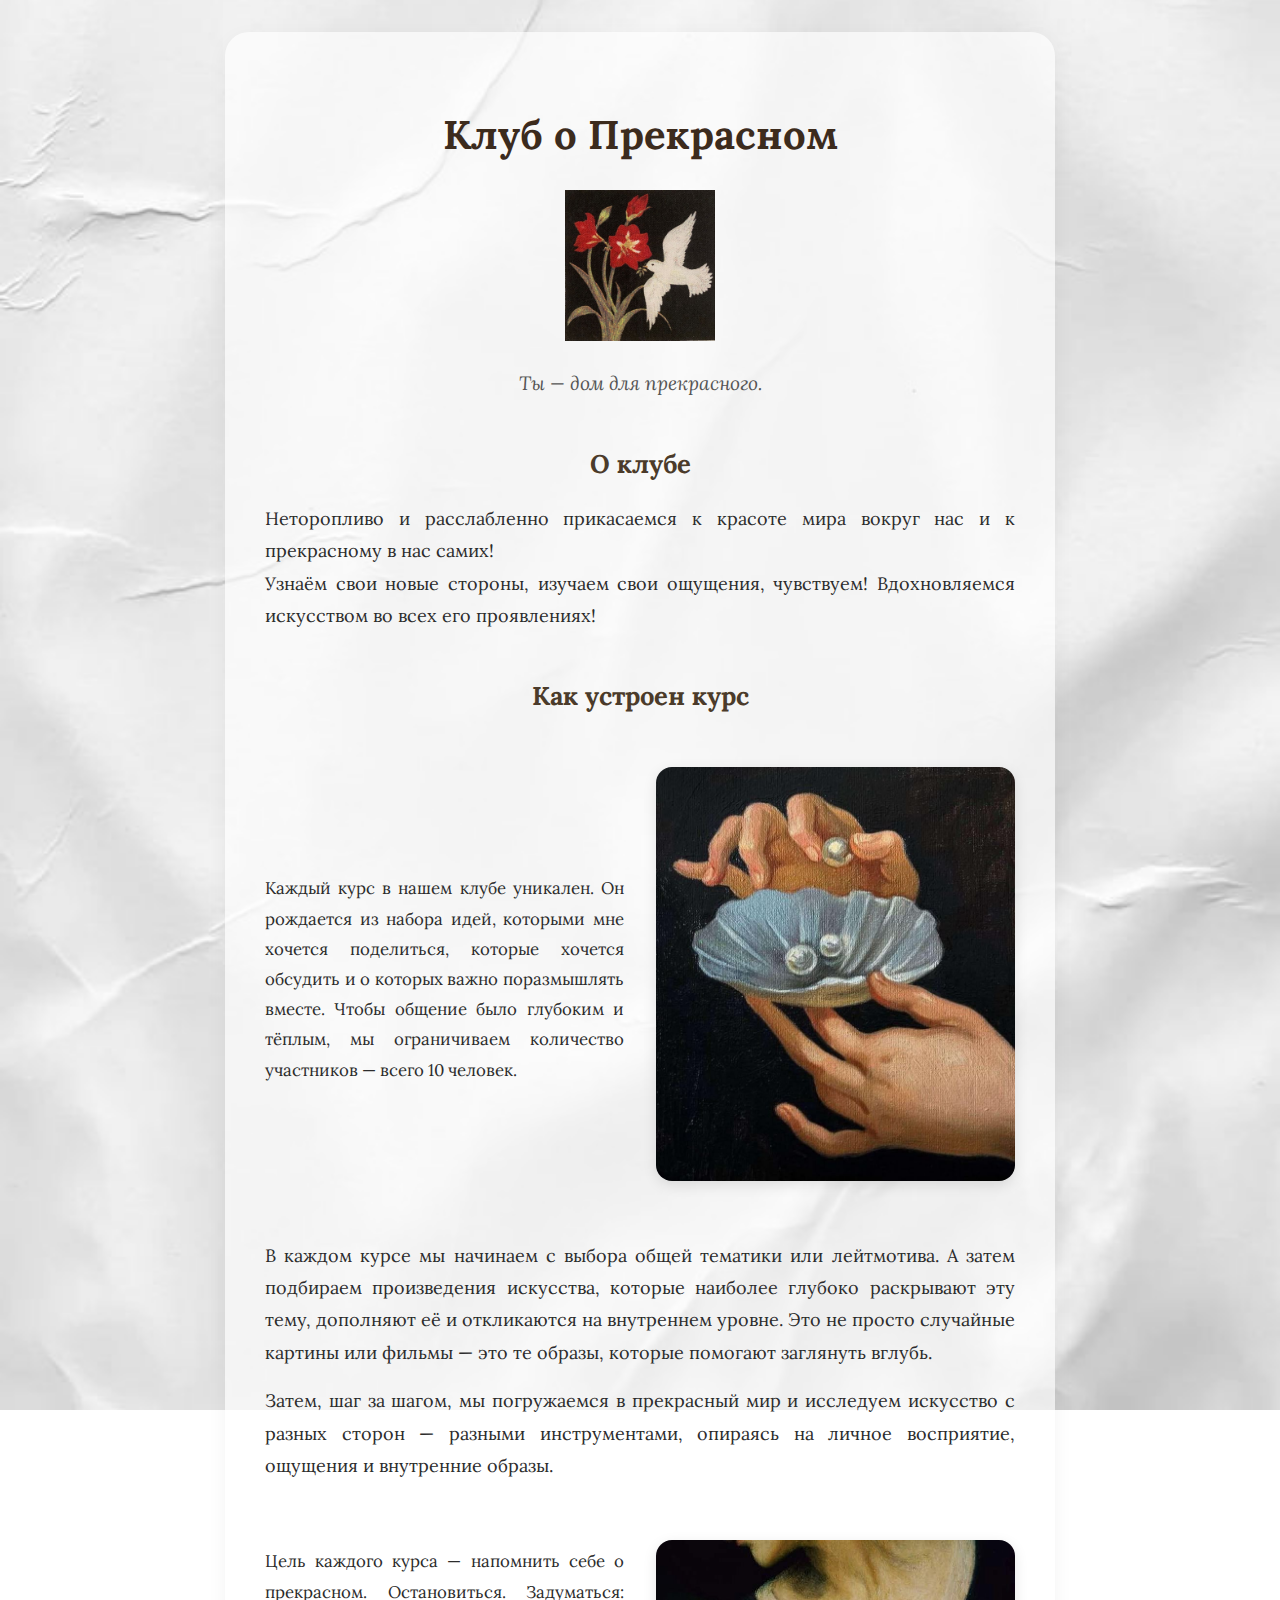
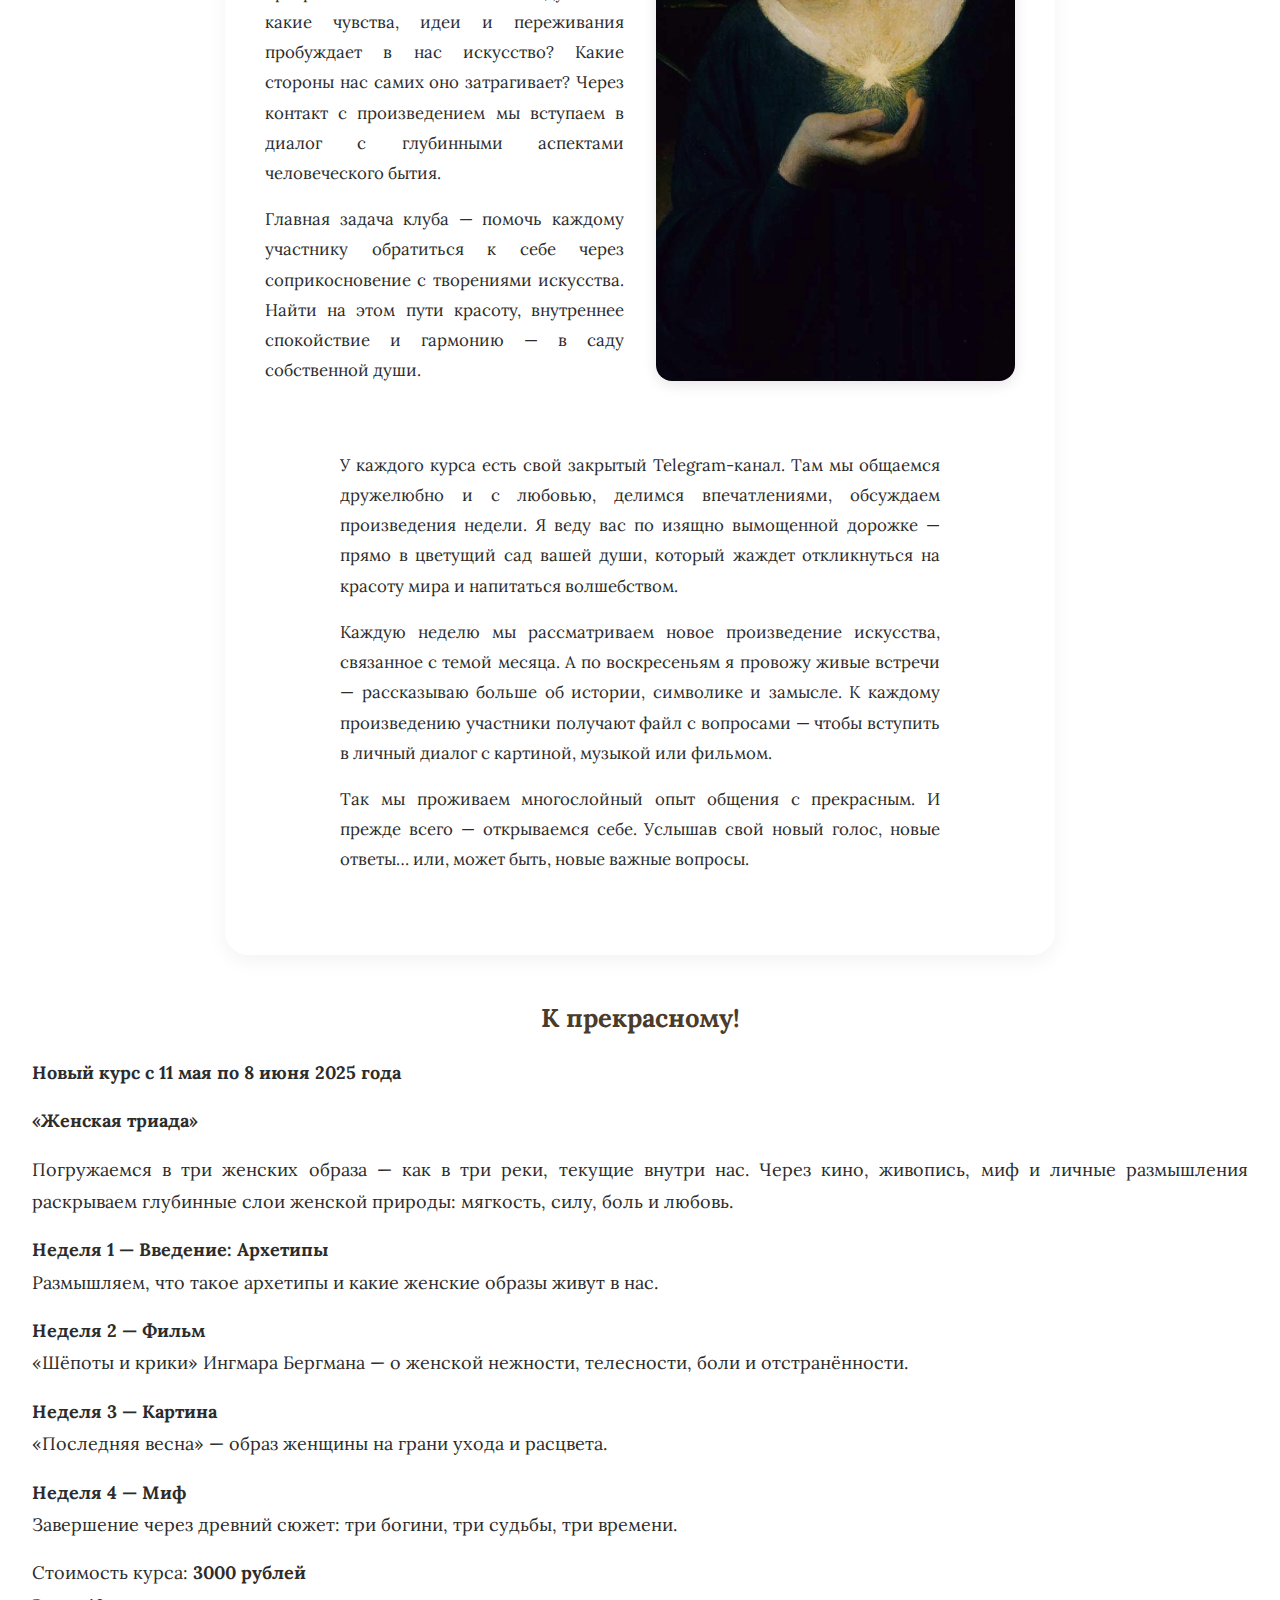
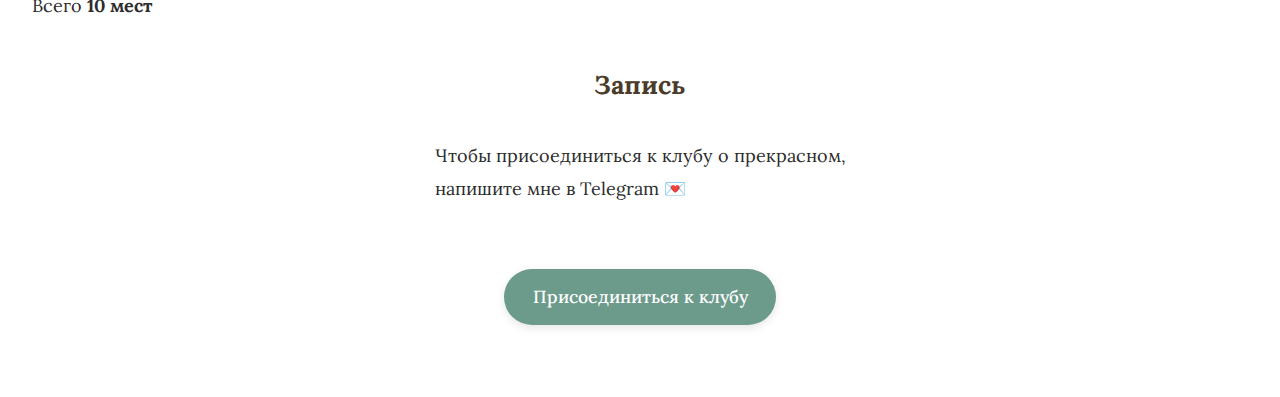
<file: index.html>
<!DOCTYPE html>
<html lang="ru">
<head>
  <meta charset="UTF-8" />
  <meta name="viewport" content="width=device-width, initial-scale=1.0" />
  <title>Клуб о Прекрасном</title>
  <link rel="stylesheet" href="style.css" />
</head>
<body>
 

  <div class="container">
    <h1>Клуб о Прекрасном</h1>
    <img src="logo.jpg" alt="Логотип клуба" class="logo-center" />
    <p class="tagline">Ты — дом для прекрасного.</p>

    <section>
      <h2>О клубе</h2>
      <p>Неторопливо и расслабленно прикасаемся к красоте мира вокруг нас и к прекрасному в нас самих!<br>
      Узнаём свои новые стороны, изучаем свои ощущения, чувствуем! Вдохновляемся искусством во всех его проявлениях!</p>
    </section>

    <section>
      <h2>Как устроен курс</h2>
    
      <div class="visual-pair">
        <div class="text-block">
          
    <p>Каждый курс в нашем клубе уникален. Он рождается из набора идей, которыми мне хочется поделиться, которые хочется обсудить и о которых важно поразмышлять вместе.
    Чтобы общение было глубоким и тёплым, мы ограничиваем количество участников — всего 10 человек.</p>
    
    
        </div>
        <div class="image-block">
          <img src="1.jpg" alt="Как проходят встречи 1" />
        </div>
      </div>

      <p>В каждом курсе мы начинаем с выбора общей тематики или лейтмотива. А затем подбираем произведения искусства, которые наиболее глубоко раскрывают эту тему, дополняют её и откликаются на внутреннем уровне.
        Это не просто случайные картины или фильмы — это те образы, которые помогают заглянуть вглубь.</p>
        
        <p>Затем, шаг за шагом, мы погружаемся в прекрасный мир и исследуем искусство с разных сторон — разными инструментами, опираясь на личное восприятие, ощущения и внутренние образы.</p>
        
        <div class="visual-pair reverse">
          <div class="image-block">
            <img src="2.jpg" alt="Как проходят встречи 2" />
          </div>
          <div class="text-block">
            <p>Цель каждого курса — напомнить себе о прекрасном. Остановиться. Задуматься: какие чувства, идеи и переживания пробуждает в нас искусство?
              Какие стороны нас самих оно затрагивает? Через контакт с произведением мы вступаем в диалог с глубинными аспектами человеческого бытия.</p>
              
            <p>Главная задача клуба — помочь каждому участнику обратиться к себе через соприкосновение с творениями искусства.
              Найти на этом пути красоту, внутреннее спокойствие и гармонию — в саду собственной души.</p>
              
          </div>
        </div>
        
        <!-- Блок-снизу: последние 3 абзаца -->
        <div class="text-block bottom-part">
          <p>У каждого курса есть свой закрытый Telegram-канал. Там мы общаемся дружелюбно и с любовью, делимся впечатлениями, обсуждаем произведения недели.
            Я веду вас по изящно вымощенной дорожке — прямо в цветущий сад вашей души, который жаждет откликнуться на красоту мира и напитаться волшебством.</p>
            
          <p>Каждую неделю мы рассматриваем новое произведение искусства, связанное с темой месяца. А по воскресеньям я провожу живые встречи —
                рассказываю больше об истории, символике и замысле. К каждому произведению участники получают файл с вопросами —
                чтобы вступить в личный диалог с картиной, музыкой или фильмом.</p>
            
          <p>Так мы проживаем многослойный опыт общения с прекрасным. И прежде всего — открываемся себе. Услышав свой новый голос,
                новые ответы… или, может быть, новые важные вопросы.</p>
              
        </div>
          
      </div>
    </section>
    

    <section>
      <h2>К прекрасному!</h2>
      <p><strong>Новый курс с 11 мая по 8 июня 2025 года</strong></p>
      <p><strong>«Женская триада»</strong></p>
      <p>Погружаемся в три женских образа — как в три реки, текущие внутри нас. Через кино, живопись, миф и личные размышления раскрываем глубинные слои женской природы: мягкость, силу, боль и любовь.</p>
      <p><strong>Неделя 1 — Введение: Архетипы</strong><br>
      Размышляем, что такое архетипы и какие женские образы живут в нас.</p>
      <p><strong>Неделя 2 — Фильм</strong><br>
      «Шёпоты и крики» Ингмара Бергмана — о женской нежности, телесности, боли и отстранённости.</p>
      <p><strong>Неделя 3 — Картина</strong><br>
      «Последняя весна» — образ женщины на грани ухода и расцвета.</p>
      <p><strong>Неделя 4 — Миф</strong><br>
      Завершение через древний сюжет: три богини, три судьбы, три времени.</p>
      <p>Стоимость курса: <strong>3000 рублей</strong><br>
      Всего <strong>10 мест</strong></p>
    </section>

    <section class="signup">
        <h2>Запись</h2>
        <div class="centered">
          <p>Чтобы присоединиться к клубу о прекрасном,<br>напишите мне в Telegram 💌</p>
          <a href="http://t.me/prekkrasnoo" class="btn tree" target="_blank">Присоединиться к клубу</a>
        </div>
    </section>
  </div>
</body>
</html>
</file>
<file: style.css>
@import url('https://fonts.googleapis.com/css2?family=Lora:wght@400;600&display=swap');

body {
  background: url('background.jpg') no-repeat center center fixed;
  background-size: cover;
  font-family: 'Lora', serif;
  color: #2C2C2C;
  margin: 0;
  padding: 2rem;
  font-size: 18px;
  line-height: 1.8;
  -webkit-font-smoothing: antialiased;
  text-rendering: optimizeLegibility;
}

.container {
  max-width: 750px;
  margin: auto;
  background-color: rgba(255, 255, 255, 0.65);
  border-radius: 1.5rem;
  padding: 2.5rem;
  box-shadow: 0 6px 20px rgba(0, 0, 0, 0.05);
}

h1, h2, .tagline {
  text-align: center;
}

section {
  margin: 2.5rem 0;
}

section p {
  text-align: center;
  margin: 1rem 0;
}

h1 {
  color: #3C2B1D;
  font-size: 2.5rem;
  margin-bottom: 0.5rem;
}

.tagline {
  font-style: italic;
  color: #555;
  font-size: 1.2rem;
  margin-bottom: 2rem;
}

h2 {
  font-size: 1.6rem;
  margin-bottom: 1rem;
  color: #4B3B2A;
}

.btn {
  display: inline-block;
  background-color: #A88FB8;
  color: #fff;
  padding: 0.7em 1.6em;
  border-radius: 999px;
  text-decoration: none;
  font-weight: 500;
  font-family: inherit;
  transition: background-color 0.3s ease;
  margin-top: 1.5rem;
}

.btn:hover {
  background-color: #8C6FA2;
}

.logo-center {
  display: block;
  margin: 1.2rem auto 1.6rem auto;
  max-width: 150px;
  height: auto;
}

.btn.tree {
  background-color: #6C9A8B;
  color: #fff;
  font-size: 1.1rem;
  font-weight: 500;
  padding: 0.7em 1.6em;
  border-radius: 999px;
  text-decoration: none;
  display: inline-block;
  transition: background-color 0.3s ease, transform 0.2s ease;
  box-shadow: 0 3px 8px rgba(0, 0, 0, 0.1);
}

.btn.tree:hover {
  background-color: #5C867A;
  transform: scale(1.03);
}

h1, h2, .tagline {
  text-align: center;
}

section p {
  text-align: justify;
  margin: 1rem 0;
}

.signup .centered {
  text-align: center;
  display: flex;
  flex-direction: column;
  align-items: center;
  gap: 1.5rem;
}

.visual-pair {
  display: flex;
  flex-wrap: wrap;
  align-items: center;
  justify-content: center;
  gap: 2rem;
  margin: 3rem 0;
}

.visual-pair.reverse {
  flex-direction: row-reverse;
}

.text-block, .image-block {
  flex: 1 1 300px;
  max-width: 500px;
}

.text-block p {
  text-align: justify;
  font-size: 1.05rem;
  line-height: 1.8;
}

.image-block img {
  width: 100%;
  border-radius: 1rem;
  box-shadow: 0 4px 14px rgba(0, 0, 0, 0.1);
}

.bottom-part {
  max-width: 600px;   /* ширина текста */
  margin: 1.5rem auto 0; /* отступ сверху, по центру */
}
</file>
